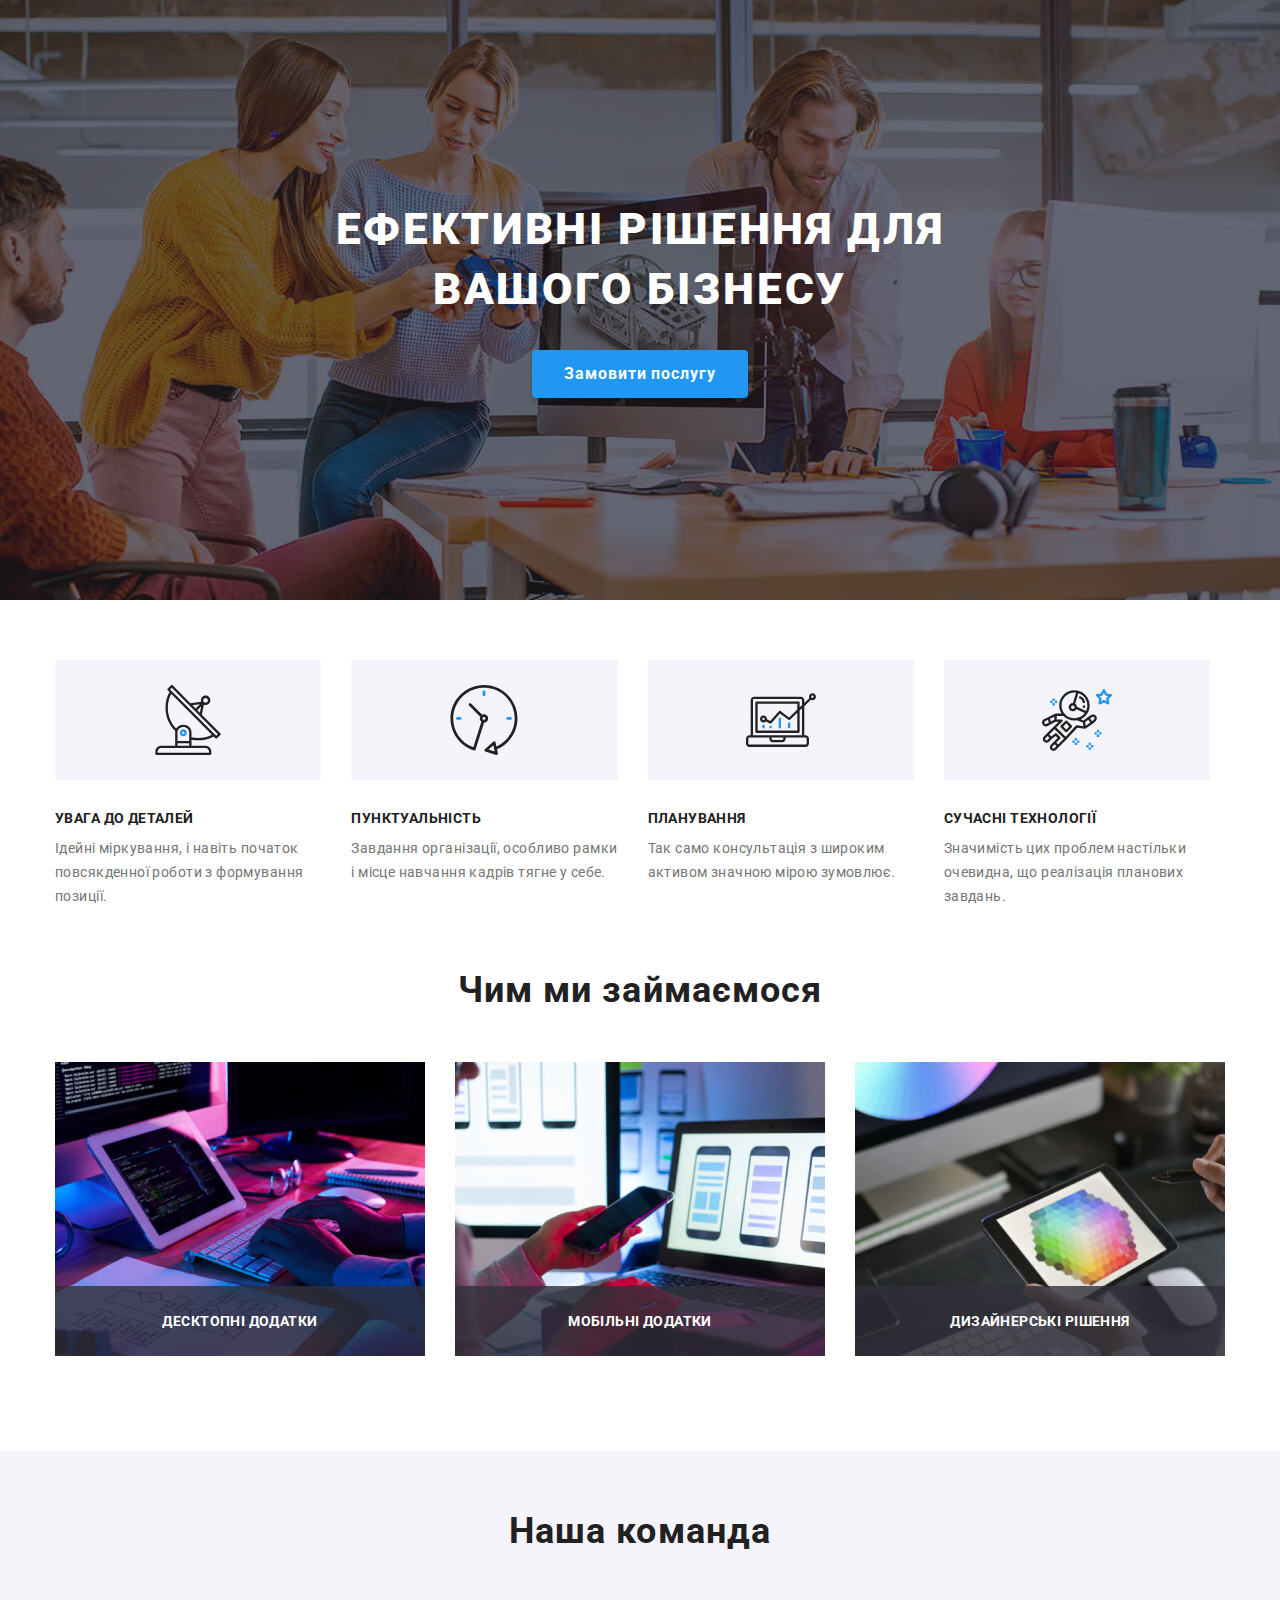
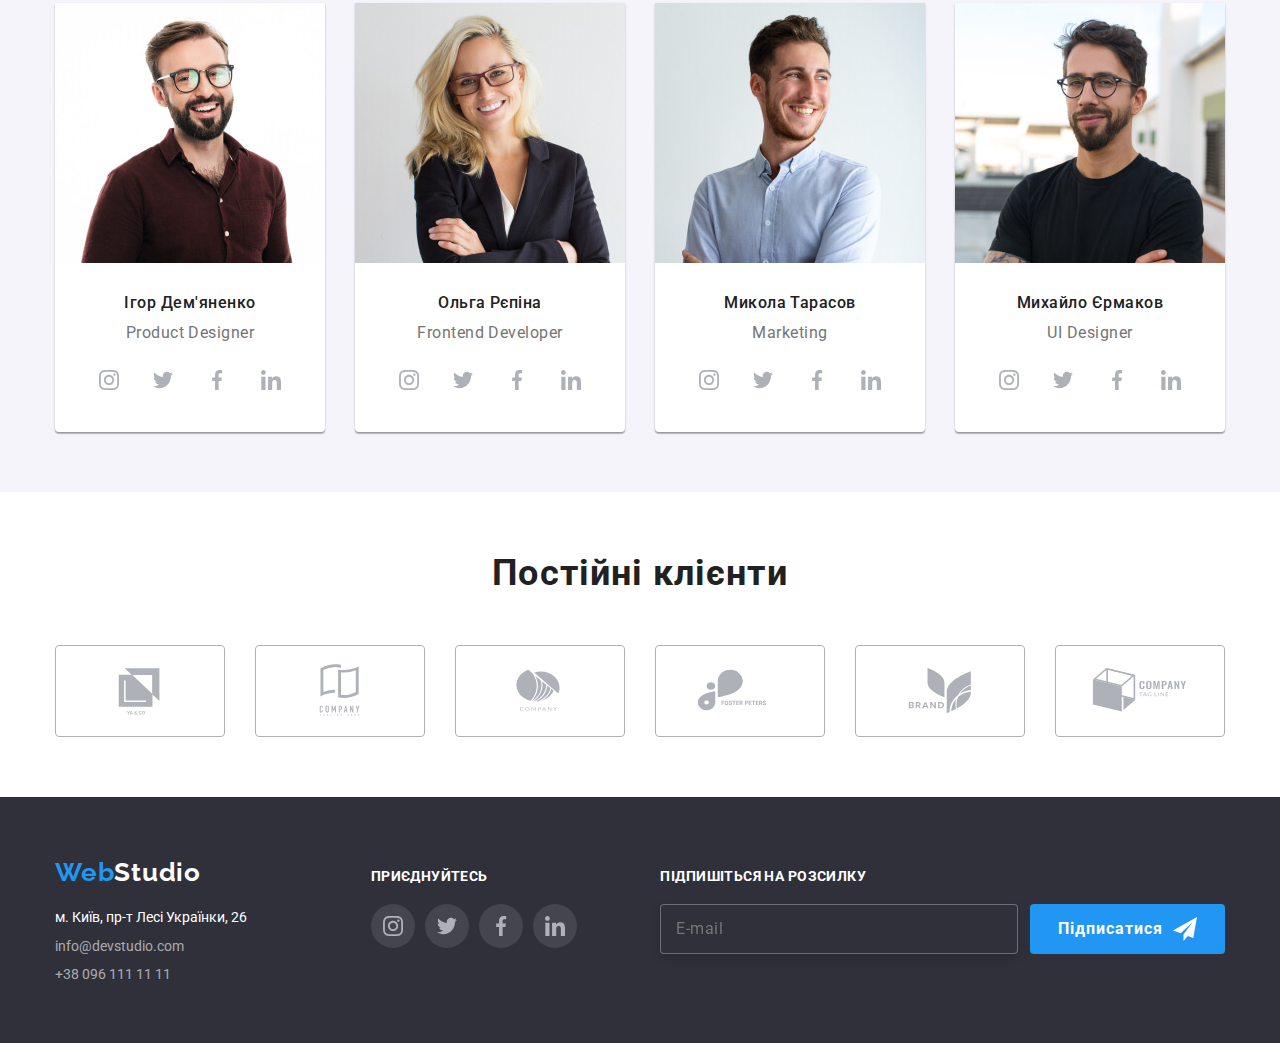
<file: index.html>
<!DOCTYPE html>
<html lang="en">

<head>
    <meta charset="UTF-8">
    <meta http-equiv="X-UA-Compatible" content="IE=edge">
    <meta name="viewport" content="width=device-width, initial-scale=1.0">
    <title>WebStudio</title>
    <link rel="stylesheet" href="./css/main.min.css">
</head>

<body>

    <!-- Mobile - Header  -->


    <!-- <header class="studio-header header">
        <div class="header-container  mobile-menu"> -->
    <!-- <nav class="header__navigation navigation"> -->

    <!-- <a class="header-logo logo" href="./index.html">
                <span class="logo__decor"> Web</span>Studio
            </a>

            <button class="header-btn js-open-menu">
                <svg class="header-svg" width="24" height="16">
                    <use class="menu-btn__menu " href="./images/symbol-defs.svg#icon-header-btn"></use>
                    <use class="menu-btn__close js-close__menu" href="./images/symbol-defs.svg#icon-close-modal"></use>
                </svg>
            </button>
        </div> -->

    <!-- Modal form -->

    <!-- <div class="container">
            <button type="button" data-modal-open> </button>
        </div>
        <section class="section features">
            <div class="container">
            </div>
        </section>

        <div class="backdrop is-hidden" data-modal>
            <div class="modal">
                <button class="modal-close" data-modal-close>
                    <svg class="close-icon" width="11" height="11">
                        <use href="./images/symbol-defs.svg#icon-close-modal"></use>
                    </svg>
                </button>
            </div>
        </div> -->

    <!-- <ul class="menu-list menu site-nav">
                    <li class="menu-list__item"><a class="menu-list__link active__page" href="./index.html"> Студія</a>
                    </li>
                    <li class="menu-list__item"><a class="menu-list__link" href="./portfolio.html">
                            Портфоліо</a></li>
                    <li class="menu-list__item"><a class="menu-list__link" href=""> Контакти</a></li>
                </ul>
            </nav>
            <ul class="contacts-list ">
                <li class="contacts-list__item">
                    <a class="contacts-list__link" href="mailto:info@devstudio.com">
                        <svg class="contacts-list__icon" width="16" height="12">
                            <use href="./images/symbol-defs.svg#icon-mail"></use>
                        </svg> info@devstudio.com
                    </a>
                </li>
                <li class="contacts-list__item">
                    <a class="contacts-list__link" href="tel:+380961111111">
                        <svg class="contacts-list__icon" width="10" height="16">
                            <use href="./images/symbol-defs.svg#icon-smartphone"></use>
                        </svg>+38 096 111 11 11
                    </a>
                </li>
            </ul> 
         </div> 
    </header>-->


    <!-- Header 
    <header class="studio-header header">
        <div class="header-container container">
            <nav class="header__navigation navigation">
                <a class="header-logo logo" href="./index.html">
                    <span class="logo__decor"> Web</span>Studio
                </a>

                <ul class="menu-list menu site-nav">
                    <li class="menu-list__item"><a class="menu-list__link active__page" href="./index.html"> Студія</a>
                    </li>
                    <li class="menu-list__item"><a class="menu-list__link" href="./portfolio.html">
                            Портфоліо</a></li>
                    <li class="menu-list__item"><a class="menu-list__link" href=""> Контакти</a></li>
                </ul>
            </nav>
            <ul class="contacts-list ">
                <li class="contacts-list__item">
                    <a class="contacts-list__link" href="mailto:info@devstudio.com">
                        <svg class="contacts-list__icon" width="16" height="12">
                            <use href="./images/symbol-defs.svg#icon-mail"></use>
                        </svg> info@devstudio.com
                    </a>
                </li>
                <li class="contacts-list__item">
                    <a class="contacts-list__link" href="tel:+380961111111">
                        <svg class="contacts-list__icon" width="10" height="16">
                            <use href="./images/symbol-defs.svg#icon-smartphone"></use>
                        </svg>+38 096 111 11 11
                    </a>
                </li>
            </ul>
        </div>
    </header> -->


    <!-- Main -->
    <main>

        <!-- Hero -->
        <section class="hero-section hero">
            <div class="container hero__box">
                <div class="hero__wrapp">
                    <h1 class="hero-title">Ефективні рішення для вашого бізнесу</h1>
                    <button type="button" class="hero__button modal-button button" data-modal-open>Замовити
                        послугу</button>
                </div>
            </div>
        </section>


        <!-- Our advantages -->
        <section class="section advantages">
            <div class="container">
                <h2 class="section__title advantages__title hide-title">Наші переваги:</h2>
                <ul class="advantages-list">
                    <li class="advantages-list__item">
                        <div class="advantages-icon__box">
                            <svg width="70" height="70">
                                <use href="./images/symbol-defs.svg#icon-antena"></use>
                            </svg>
                        </div>
                        <div class="advantages-list__info">
                            <h3 class="advantages-list__title">УВАГА ДО ДЕТАЛЕЙ</h3>
                            <p class="advantages-list__text">Ідейні міркування, і навіть початок повсякденної роботи з
                                формування
                                позиції.</p>
                        </div>
                    </li>
                    <li class="advantages-list__item">
                        <div class="advantages-icon__box">
                            <svg width="70" height="70">
                                <use href="./images/symbol-defs.svg#icon-clock"></use>
                            </svg>
                        </div>
                        <div class="advantages-list__info">
                            <h3 class="advantages-list__title">ПУНКТУАЛЬНІСТЬ</h3>
                            <p class="advantages-list__text">Завдання організації, особливо рамки і місце навчання
                                кадрів
                                тягне у
                                себе.</p>
                        </div>
                    </li>
                    <li class="advantages-list__item">
                        <div class="advantages-icon__box">
                            <svg width="70" height="70">
                                <use href="./images/symbol-defs.svg#icon-diagram"></use>
                            </svg>
                        </div>
                        <div class="advantages-list__info">
                            <h3 class="advantages-list__title">ПЛАНУВАННЯ</h3>
                            <p class="advantages-list__text">Так само консультація з широким активом значною мірою
                                зумовлює.</p>
                        </div>
                    </li>
                    <li class="advantages-list__item">
                        <div class="advantages-icon__box">
                            <svg width="70" height="70">
                                <use href="./images/symbol-defs.svg#icon-astronaut"></use>
                            </svg>
                        </div>
                        <div class="advantages-list__info">
                            <h3 class="advantages-list__title">СУЧАСНІ ТЕХНОЛОГІЇ</h3>
                            <p class="advantages-list__text">Значимість цих проблем настільки очевидна, що реалізація
                                планових
                                завдань.</p>
                        </div>
                    </li>
                </ul>
            </div>
        </section>

        <!-- So what we do? -->
        <section class="solution section">
            <div class="container">
                <h2 class="solution__title section__title">Чим ми займаємося</h2>
                <ul class="solution-list">
                    <li class="solution-list__item">
                        <div class="solution-list__box">
                            <picture>
                                <source srcset="./images/solution1_1x_desktop.jpg 1x, ./images/solution1_2x_desktop.jpg 2x"
                                    media="(min-width: 1200px)"/>
                              
                                <img class="solution-list__img" src="./solution1_1x_desktop.jpg" alt="Creating">
                            </picture>
                            
                            <div class="solution-list__overlay-wrap">
                                <p class="solution-list__overlay-text secondary-title">Десктопні додатки</p>
                            </div>
                        </div>
                    </li>
                    <li class="solution-list__item">
                        <div class="solution-list__box">
                            <picture>
                                <source srcset="./images/solution2_1x_desktop.jpg 1x, ./images/solution2_2x_desktop.jpg 2x"
                                    media="(min-width: 1200px)"/>
                              
                                <img class="solution-list__img" src="./solution2_1x_desktop.jpg" alt="Creating">
                            </picture>
                            <div class="solution-list__overlay-wrap">
                                <p class="solution-list__overlay-text secondary-title">Мобільні додатки</p>
                            </div>
                        </div>
                    </li>
                    <li class="solution-list__item">
                        <div class="solution-list__box">
                            <picture>
                                <source srcset="./images/solution3_1x_desktop.jpg 1x, ./images/solution3_2x_desktop.jpg 2x"
                                    media="(min-width: 1200px)"/>
                              
                                <img class="solution-list__img" src="./solution3_1x_desktop.jpg" alt="Creating">
                            </picture>
                            <div class="solution-list__overlay-wrap">
                                <p class="solution-list__overlay-text secondary-title">Дизайнерські рішення</p>
                            </div>
                        </div>
                    </li>
                </ul>
            </div>
        </section>

        <!-- Our team  -->
        <section class="team section">
            <div class="container">
                <h2 class="section__title">Наша команда</h2>
                <ul class="team-list">
                    <li class="team-list__item">
                        <picture>
                            <source srcset="./images/worker1_1x_desktop.jpg 1x, ./images/worker1_2x_desktop.jpg 2x"
                                media="(min-width: 1200px)"/>
                            <source srcset="./images/worker1_1x_tablet.jpg 1x, ./images/worker1_2x_tablet.jpg 2x"
                                media="(min-width: 768px)"/>
                                <source srcset="./images/worker1_1x_mob.jpg 1x, ./images/worker1_2x_mob.jpg 2x" 
                                media="(max-width: 767px)"/>
                            <img src="./images/img1.jpg" alt="Worker 1" >
                        </picture>
                        <div class="team-list__info">
                            <h3 class="team-list__name">Ігор Дем'яненко</h3>
                            <p class="team-list__position">Product Designer</p>
                            <ul class="social-list">
                                <li class="social-list__item">
                                    <a class="social-list__link" href="#">
                                        <svg width="20" height="20">
                                            <use href="./images/symbol-defs.svg#icon-instagram"></use>
                                        </svg>
                                    </a>
                                </li>
                                <li class="social-list__item">
                                    <a class="social-list__link" href="#">
                                        <svg width="20" height="20">
                                            <use href="./images/symbol-defs.svg#icon-twitter"></use>
                                        </svg>
                                    </a>
                                </li>
                                <li class="social-list__item">
                                    <a class="social-list__link" href="#">
                                        <svg width="20" height="20">
                                            <use href="./images/symbol-defs.svg#icon-facebook"></use>
                                        </svg>
                                    </a>
                                </li>
                                <li class="social-list__item">
                                    <a class="social-list__link" href="#">
                                        <svg width="20" height="20">
                                            <use href="./images/symbol-defs.svg#icon-linkedin"></use>
                                        </svg>
                                    </a>
                                </li>
                            </ul>
                        </div>
                    </li>

                    <li class="team-list__item">
                        <picture>
                            <source srcset="./images/worker2_1x_desktop.jpg 1x, ./images/worker2_2x_desktop.jpg 2x"
                                media="(min-width: 1200px)"/>
                            <source srcset="./images/worker2_1x_tablet.jpg 1x, ./images/worker2_2x_tablet.jpg 2x"
                                media="(min-width: 768px)"/>
                                <source srcset="./images/worker2_1x_mob.jpg 1x, ./images/worker2_2x_mob.jpg 2x" 
                                media="(max-width: 767px)"/>
                            <img src="./images/img2.jpg" alt="Worker 2" >
                        </picture>
                        <div class="team-list__info">
                            <h3 class="team-list__name">Ольга Рєпіна</h3>
                            <p class="team-list__position">Frontend Developer</p>
                            <ul class="social-list">
                                <li class="social-list__item">
                                    <a class="social-list__link" href="#">
                                        <svg width="20" height="20">
                                            <use href="./images/symbol-defs.svg#icon-instagram"></use>
                                        </svg>
                                    </a>
                                </li>
                                <li class="social-list__item">
                                    <a class="social-list__link" href="#">
                                        <svg width="20" height="20">
                                            <use href="./images/symbol-defs.svg#icon-twitter"></use>
                                        </svg>
                                    </a>
                                </li>
                                <li class="social-list__item">
                                    <a class="social-list__link" href="#">
                                        <svg width="20" height="20">
                                            <use href="./images/symbol-defs.svg#icon-facebook"></use>
                                        </svg>
                                    </a>
                                </li>
                                <li class="social-list__item">
                                    <a class="social-list__link" href="#">
                                        <svg width="20" height="20">
                                            <use href="./images/symbol-defs.svg#icon-linkedin"></use>
                                        </svg>
                                    </a>
                                </li>
                            </ul>
                        </div>
                    </li>

                    <li class="team-list__item">
                        <picture>
                            <source srcset="./images/worker3_1x_desktop.jpg 1x, ./images/worker3_2x_desktop.jpg 2x"
                                media="(min-width: 1200px)"/>
                            <source srcset="./images/worker3_1x_tablet.jpg 1x, ./images/worker3_2x_tablet.jpg 2x"
                                media="(min-width: 768px)"/>
                                <source srcset="./images/worker3_1x_mob.jpg 1x, ./images/worker3_2x_mob.jpg 2x" 
                                media="(max-width: 767px)"/>
                            <img src="./images/img3.jpg" alt="Worker 3" >
                        </picture>
                        <div class="team-list__info">
                            <h3 class="team-list__name">Микола Тарасов</h3>
                            <p class="team-list__position">Marketing</p>
                            <ul class="social-list">
                                <li class="social-list__item">
                                    <a class="social-list__link" href="#">
                                        <svg width="20" height="20">
                                            <use href="./images/symbol-defs.svg#icon-instagram"></use>
                                        </svg>
                                    </a>
                                </li>
                                <li class="social-list__item">
                                    <a class="social-list__link" href="#">
                                        <svg width="20" height="20">
                                            <use href="./images/symbol-defs.svg#icon-twitter"></use>
                                        </svg>
                                    </a>
                                </li>
                                <li class="social-list__item">
                                    <a class="social-list__link" href="#">
                                        <svg width="20" height="20">
                                            <use href="./images/symbol-defs.svg#icon-facebook"></use>
                                        </svg>
                                    </a>
                                </li>
                                <li class="social-list__item">
                                    <a class="social-list__link" href="#">
                                        <svg width="20" height="20">
                                            <use href="./images/symbol-defs.svg#icon-linkedin"></use>
                                        </svg>
                                    </a>
                                </li>
                            </ul>
                        </div>
                    </li>


                    <li class="team-list__item">
                        <picture>
                            <source srcset="./images/worker4_1x_desktop.jpg 1x, ./images/worker4_2x_desktop.jpg 2x"
                                media="(min-width: 1200px)"/>
                            <source srcset="./images/worker4_1x_tablet.jpg 1x, ./images/worker4_2x_tablet.jpg 2x"
                                media="(min-width: 768px)"/>
                                <source srcset="./images/worker4_1x_mob.jpg 1x, ./images/worker4_2x_mob.jpg 2x" 
                                media="(max-width: 767px)"/>
                            <img src="./images/img4.jpg" alt="Worker 4" >
                        </picture>

                        <div class="team-list__info">
                            <h3 class="team-list__name">Михайло Єрмаков</h3>
                            <p class="team-list__position">UI Designer</p>
                            <ul class="social-list">
                                <li class="social-list__item">
                                    <a class="social-list__link" href="#">
                                        <svg width="20" height="20">
                                            <use href="./images/symbol-defs.svg#icon-instagram"></use>
                                        </svg>
                                    </a>
                                </li>
                                <li class="social-list__item">
                                    <a class="social-list__link" href="#">
                                        <svg width="20" height="20">
                                            <use href="./images/symbol-defs.svg#icon-twitter"></use>
                                        </svg>
                                    </a>
                                </li>
                                <li class="social-list__item">
                                    <a class="social-list__link" href="#">
                                        <svg width="20" height="20">
                                            <use href="./images/symbol-defs.svg#icon-facebook"></use>
                                        </svg>
                                    </a>
                                </li>
                                <li class="social-list__item">
                                    <a class="social-list__link" href="#">
                                        <svg width="20" height="20">
                                            <use href="./images/symbol-defs.svg#icon-linkedin"></use>
                                        </svg>
                                    </a>
                                </li>
                            </ul>
                        </div>
                    </li>
                </ul>
            </div>
        </section>

        <!-- Our clients -->
        <section class="clients section">
            <div class="container">
                <h2 class="section__title">Постійні клієнти</h2>
                <ul class="clients-list">
                    <li class="clients-list__item">
                        <a class="clients-list__link" href="#"><svg class="clients-icon" width="106" height="60">
                                <use href="./images/symbol-defs.svg#icon-logo"></use>
                            </svg>
                        </a>
                    </li>
                    <li class="clients-list__item">
                        <a class="clients-list__link" href="#"><svg class="clients-icon" width="106" height="60">
                                <use href="./images/symbol-defs.svg#icon-logo-comp"></use>
                            </svg>
                        </a>
                    </li>
                    <li class="clients-list__item">
                        <a class="clients-list__link" href="#"><svg class="clients-icon" width="106" height="60">
                                <use href="./images/symbol-defs.svg#icon-logo-company"></use>
                            </svg>
                        </a>
                    </li>
                    <li class="clients-list__item">
                        <a class="clients-list__link" href="#"><svg class="clients-icon" width="106" height="60">
                                <use href="./images/symbol-defs.svg#icon-logo-foster"></use>
                            </svg>
                        </a>
                    </li>
                    <li class="clients-list__item">
                        <a class="clients-list__link" href="#"><svg class="clients-icon" width="106" height="60">
                                <use href="./images/symbol-defs.svg#icon-logo-brand"></use>
                            </svg>
                        </a>
                    </li>
                    <li class="clients-list__item">
                        <a class="clients-list__link" href="#"><svg class="clients-icon" width="106" height="60">
                                <use href="./images/symbol-defs.svg#icon-logo-tag"></use>
                            </svg>
                        </a>
                    </li>
                </ul>
            </div>
        </section>
    </main>

    <!-- Footer -->
    <footer class="footer">
        <div class=" section container">
            <div class="sections-wrapp">
                <div class="footer-contacts__wrap footer__block">
                    <a class="footer-logo logo" href="./index.html">
                        <span class="logo__decor"> Web</span>Studio
                    </a>
                    <address>
                        <ul class="footer-contacts">
                            <li class="footer-contacts__item">
                                <a class="footer-contacts__link footer-contacts__link-adress"
                                    href="https://www.google.com/maps/place/%D0%B1%D1%83%D0%BB%D1%8C%D0%B2%D0%B0%D1%80+%D0%9B%D0%B5%D1%81%
                D1%96+%D0%A3%D0%BA%D1%80%D0%B0%D1%97%D0%BD%D0%BA%D0%B8,+26,+%D0%9A%D0%B8%D1%97%D0%B2,+02000/@50.4265807,30.
                5383858,17z/data=!3m1!4b1!4m5!3m4!1s0x40d4cf0e033ecbe9:0x57a4dffefec77da0!8m2!3d50.4265807!4d30.5383858" target="_blank" rel="noopener noreferrer">
                                    м. Київ, пр-т Лесі Українки, 26</a>
                            </li>

                            <li class="footer-contacts__item">
                                <a class="footer-contacts__link" href="mailto:info@devstudio.com">info@devstudio.com</a>
                            </li>

                            <li class="footer-contacts__item">
                                <a class="footer-contacts__link" href="tel:+380961111111">+38 096 111 11 11</a>
                            </li>
                        </ul>
                    </address>
                </div>
                <div class="footer-social footer__block">
                    <h3 class="social-title secondary-title">Приєднуйтесь</h3>
                    <ul class="social-list social-list ">
                        <li class="social-list__item">
                            <a class="social-list__link  footer-social-list__link" href="#">
                                <svg width="20" height="20">
                                    <use href="./images/symbol-defs.svg#icon-instagram"></use>
                                </svg>
                            </a>
                        </li>
                        <li class="social-list__item">
                            <a class="social-list__link  footer-social-list__link" href="#">
                                <svg width="20" height="20">
                                    <use href="./images/symbol-defs.svg#icon-twitter"></use>
                                </svg>
                            </a>
                        </li>
                        <li class="social-list__item">
                            <a class="social-list__link  footer-social-list__link" href="#">
                                <svg width="20" height="20">
                                    <use href="./images/symbol-defs.svg#icon-facebook"></use>
                                </svg>
                            </a>
                        </li>
                        <li class="social-list__item">
                            <a class="social-list__link footer-social-list__link" href="#">
                                <svg width="20" height="20">
                                    <use href="./images/symbol-defs.svg#icon-linkedin"></use>
                                </svg>
                            </a>
                        </li>
                    </ul>
                </div>
                <div class="footer-subscribe footer__block">
                    <h3 class="subscribe-title secondary-title">Підпишіться на розсилку</h3>
                    <form class="subscribe-form">
                        <input class="subscribe-input " type="email" name="email" placeholder="E-mail" required>
                        <button class="subscribe-button button " type="submit">
                            <span> Підписатися</span>
                            <svg class="subscribe-icon" width="24" height="24">
                                <use href="./images/symbol-defs.svg#icon-subscribe"></use>
                            </svg>
                        </button>
                    </form>
                </div>
            </div>
        </div>
    </footer>

    <!-- Modal form -->

    <!-- <div class="backdrop is-hidden" data-modal>
        <div class="modal">
            <button class="modal-close" data-modal-close>
                <svg class="close-icon" width="11" height="11">
                    <use href="./images/symbol-defs.svg#icon-close-modal"></use>
                </svg>
            </button> -->


    <!-- Form  -->

    <!-- <form class="form">
                <p class="form-title"> Залиште свої дані, ми вам передзвонимо</p>
                <label class="label" for="form-name">
                    <span class="label-text"> І'мя </span>
                </label>
                <div class="field">
                    <input class="field-input input" type="text" name="name" required id="form-name">
                    <svg class="field-icon" width="12" height="12">
                        <use href="./images/symbol-defs.svg#icon-form-name"></use>
                    </svg>
                </div>

                <label class="label" for="form-tel">
                    <span class="label-text"> Телефон </span>
                </label>
                <div class="field">
                    <input class="field-input input" type="tel" name="tel" required id="form-tel">
                    <svg class="field-icon" width="13" height="13">
                        <use href="./images/symbol-defs.svg#icon-form-tel"></use>
                    </svg>
                </div>

                <label class="label" for="form-mail">
                    <span class="label-text">Пошта</span>
                </label>
                <div class="field">
                    <input class="field-input input" type="email" name="mail" required id="form-mail">
                    <svg class="field-icon" width="15" height="12">
                        <use href="./images/symbol-defs.svg#icon-form-mail"></use>
                    </svg>
                </div>

                <label class="label" for="form-comment">
                    <span class="label-text">Коментар</span>
                </label>
                <textarea class="input-comment input" id="form-comment" name="input-comment"
                    placeholder="Введіть текст"></textarea>


                <label class="privacy">
                    <input class="privacy-input is-hidden" type="checkbox">
                    <span class="privacy-wrapp">
                        <svg class="privacy-icon" width="16" height="15">
                            <use href="./images/symbol-defs.svg#icon-form-checkbox-checked"></use>
                        </svg>
                    </span>
                    <span class="privacy-text">
                        Погоджуюся з розсилкою та приймаю
                        <a class="privacy-link" href="#">Умови договору</a>
                    </span>
                </label>


                <button type="submit" class="form-button button"> Відправити </button>
            </form>

        </div>
    </div> -->
    <script src="./js/modal.js"></script>
    <script src="./js/mobile-menu.js"></script>

</body>

</html>
</file>
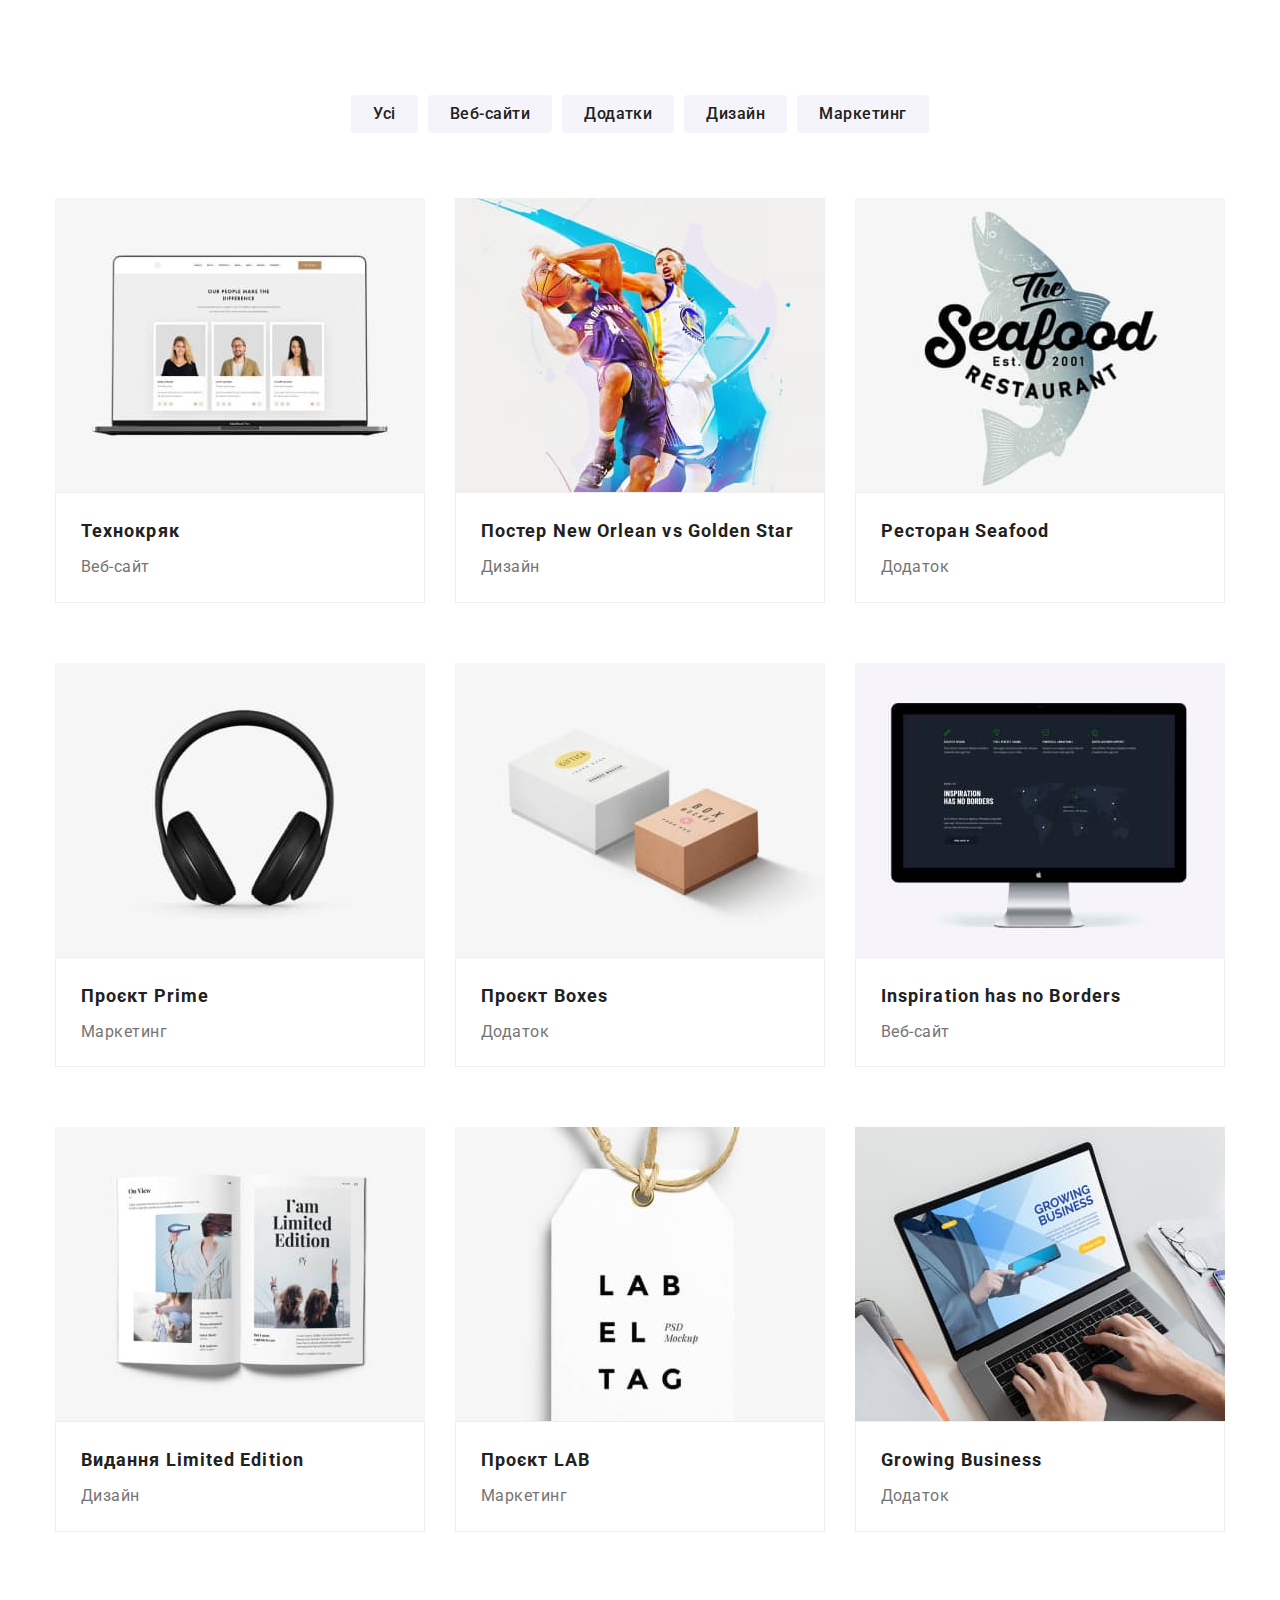
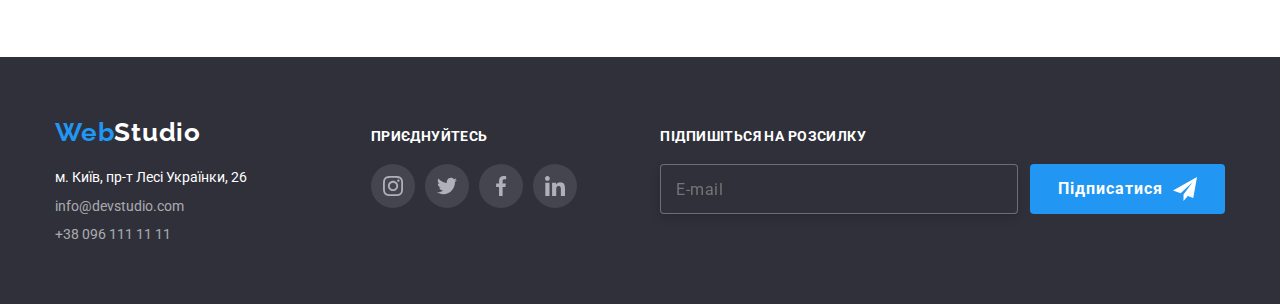
<file: portfolio.html>
<!DOCTYPE html>
<html lang="en">

<head>
    <meta charset="UTF-8">
    <meta http-equiv="X-UA-Compatible" content="IE=edge">
    <meta name="viewport" content="width=device-width, initial-scale=1.0">
    <title>WebStudio</title>
    <link rel="stylesheet" href="./css/main.min.css">
</head>

<body>
    <!-- Header  -->
    <!-- <header class="portfolio-header header">
        <div class="header-container container">
            <nav class="header__navigation navigation">
                <a class="header-logo logo" href="./index.html">
                    <span class="logo__decor"> Web</span>Studio
                </a>

                <ul class="menu-list menu site-nav">
                    <li class="menu-list__item"><a class="menu-list__link" href="./index.html"> Студія</a></li>
                    <li class="menu-list__item"><a class="menu-list__link active__page" href="./portfolio.html">
                            Портфоліо</a></li>
                    <li class="menu-list__item"><a class="menu-list__link" href=""> Контакти</a></li>
                </ul>
            </nav>
            <ul class="contacts-list ">
                <li class="contacts-list__item">
                    <a class="contacts-list__link" href="mailto:info@devstudio.com">
                        <svg class="contacts-list__icon" width="16" height="12">
                            <use href="./images/symbol-defs.svg#icon-mail"></use>
                        </svg> info@devstudio.com</a>
                </li>
                <li class="contacts-list__item">
                    <a class="contacts-list__link" href="tel:+380961111111">
                        <svg class="contacts-list__icon" width="10" height="16">
                            <use href="./images/symbol-defs.svg#icon-smartphone"></use>
                        </svg>+38 096 111 11 11</a>
                </li>
            </ul>
        </div>
    </header> -->

    <!-- Main -->
    <main>
        <section class="examples-section">
            <div class="examples-container container ">
                <h1 class="hide-title"> Наші роботи:</h1>
                <div class="button-list-container">
                    <ul class="button-list">
                        <li class="button-list__item">
                            <button class="button-list__button" type="button">Усі </button>
                        </li>
                        <li class="button-list__item">
                            <button class="button-list__button" type="button">Веб-сайти</button>
                        </li>
                        <li class="button-list__item">
                            <button class="button-list__button" type="button">Додатки</button>
                        </li>
                        <li class="button-list__item">
                            <button class="button-list__button" type="button">Дизайн</button>
                        </li>
                        <li class="button-list__item">
                            <button class="button-list__button" type="button">Маркетинг</button>
                        </li>
                    </ul>
                </div>
                <ul class="examples-list works-list ">
                    <li class="example-list__item">
                        <a class="example-list__link" href="#">
                            <div>
                                <div class="img-overlay">
                                    <img class="example-img" src="./images/work1.jpg" alt="Created web-site Tehnokriak"
                                        width="370" height="300">
                                    <div class="overlay-wrapp">
                                        <p>Ресурс пропонує комплексні пропозиції з різним рівнем функціоналу та
                                            сервісів. Все це дозволить відвідувачу отримати вичерпні відомості про
                                            компанію чи приватну особу.</p>
                                    </div>
                                </div>

                                <div class="example-info">
                                    <h2 class="example-info__name">Технокряк</h2>
                                    <p class="example-info__type">Веб-сайт</p>
                                </div>
                            </div>
                        </a>
                    </li>

                    <li class="example-list__item">
                        <a class="example-list__link" href="#">
                            <div>
                                <div class="img-overlay">
                                    <img class="example-img" src="./images/work2.jpg"
                                        alt='Designed poster "New Orlean vs Golden Star" ' width="370" height="300">
                                    <div class="overlay-wrapp">
                                        <p>Ресурс пропонує комплексні пропозиції з різним рівнем функціоналу та
                                            сервісів. Все це дозволить відвідувачу отримати вичерпні відомості про
                                            компанію чи приватну особу.</p>
                                    </div>
                                </div>
                                <div class="example-info">
                                    <h2 class="example-info__name">Постер New Orlean vs Golden Star</h2>
                                    <p class="example-info__type">Дизайн</p>
                                </div>
                            </div>
                        </a>
                    </li>

                    <li class="example-list__item">
                        <a class="example-list__link" href="#">
                            <div>
                                <div class="img-overlay">
                                    <img class="example-img" src="./images/work3.jpg" alt="Worker 3" width="370"
                                        height="300">
                                    <div class="overlay-wrapp">
                                        <p>Ресурс пропонує комплексні пропозиції з різним рівнем функціоналу та
                                            сервісів. Все це дозволить відвідувачу отримати вичерпні відомості про
                                            компанію чи приватну особу.</p>
                                    </div>
                                </div>
                                <div class="example-info">
                                    <h2 class="example-info__name">Ресторан Seafood</h2>
                                    <p class="example-info__type">Додаток</p>
                                </div>
                            </div>
                        </a>
                    </li>

                    <li class="example-list__item">
                        <a class="example-list__link" href="#">
                            <div>
                                <div class="img-overlay">
                                    <img class="example-img" src="./images/work4.jpg" alt="Worker 4" width="370"
                                        height="300">
                                    <div class="overlay-wrapp">
                                        <p>Ресурс пропонує комплексні пропозиції з різним рівнем функціоналу та
                                            сервісів. Все це дозволить відвідувачу отримати вичерпні відомості про
                                            компанію чи приватну особу.</p>
                                    </div>
                                </div>
                                <div class="example-info">
                                    <h2 class="example-info__name">Проєкт Prime</h2>
                                    <p class="example-info__type">Маркетинг</p>
                                </div>
                            </div>
                        </a>
                    </li>

                    <li class="example-list__item">
                        <a class="example-list__link" href="#">
                            <div>
                                <div class="img-overlay">
                                    <img class="example-img" src="./images/work5.jpg" alt="Worker 1" width="370"
                                        height="300">
                                    <div class="overlay-wrapp">
                                        <p>Ресурс пропонує комплексні пропозиції з різним рівнем функціоналу та
                                            сервісів. Все це дозволить відвідувачу отримати вичерпні відомості про
                                            компанію чи приватну особу.</p>
                                    </div>
                                </div>
                                <div class="example-info">
                                    <h2 class="example-info__name">Проєкт Boxes</h2>
                                    <p class="example-info__type">Додаток</p>
                                </div>
                            </div>
                        </a>
                    </li>

                    <li class="example-list__item">
                        <a class="example-list__link" href="#">
                            <div>
                                <div class="img-overlay">
                                    <img class="example-img" src="./images/work6.jpg" alt="Worker 2" width="370"
                                        height="300">
                                    <div class="overlay-wrapp">
                                        <p>Ресурс пропонує комплексні пропозиції з різним рівнем функціоналу та
                                            сервісів. Все це дозволить відвідувачу отримати вичерпні відомості про
                                            компанію чи приватну особу.</p>
                                    </div>
                                </div>
                                <div class="example-info">
                                    <h2 class="example-info__name">Inspiration has no Borders</h2>
                                    <p class="example-info__type">Веб-сайт</p>
                                </div>
                            </div>
                        </a>
                    </li>

                    <li class="example-list__item">
                        <a class="example-list__link" href="#">
                            <div>
                                <div class="img-overlay">
                                    <img class="example-img" src="./images/work7.jpg" alt="Worker 3" width="370"
                                        height="300">
                                    <div class="overlay-wrapp">
                                        <p>Ресурс пропонує комплексні пропозиції з різним рівнем функціоналу та
                                            сервісів. Все це дозволить відвідувачу отримати вичерпні відомості про
                                            компанію чи приватну особу.</p>
                                    </div>
                                </div>
                                <div class="example-info">
                                    <h2 class="example-info__name">Видання Limited Edition</h2>
                                    <p class="example-info__type">Дизайн</p>
                                </div>
                            </div>
                        </a>
                    </li>

                    <li class="example-list__item">
                        <a class="example-list__link" href="#">
                            <div>
                                <div class="img-overlay">
                                    <img class="example-img" src="./images/work8.jpg" alt="Worker 4" width="370"
                                        height="300">
                                    <div class="overlay-wrapp">
                                        <p>Ресурс пропонує комплексні пропозиції з різним рівнем функціоналу та
                                            сервісів. Все це дозволить відвідувачу отримати вичерпні відомості про
                                            компанію чи приватну особу.</p>
                                    </div>
                                </div>
                                <div class="example-info">
                                    <h2 class="example-info__name">Проєкт LAB</h2>
                                    <p class="example-info__type">Маркетинг</p>
                                </div>
                            </div>
                        </a>
                    </li>

                    <li class="example-list__item">
                        <a class="example-list__link" href="#">
                            <div>
                                <div class="img-overlay">
                                    <img class="example-img" src="./images/work9.jpg" alt="Worker 4" width="370"
                                        height="300">
                                    <div class="overlay-wrapp">
                                        <p>Ресурс пропонує комплексні пропозиції з різним рівнем функціоналу та
                                            сервісів. Все це дозволить відвідувачу отримати вичерпні відомості про
                                            компанію чи приватну особу.</p>
                                    </div>
                                </div>
                                <div class="example-info">
                                    <h2 class="example-info__name">Growing Business</h2>
                                    <p class="example-info__type">Додаток</p>
                                </div>
                            </div>
                        </a>
                    </li>
                </ul>
            </div>
        </section>
    </main>

    <!-- Footer -->
    <footer class="footer">
        <div class="section container">
            <div class="sections-wrapp">
                <div class="footer-contacts__wrap">
                    <a class="footer-logo logo" href="./index.html">
                        <span class="logo__decor"> Web</span>Studio
                    </a>
                    <address>
                        <ul class="footer-contacts">
                            <li class="footer-contacts__item">
                                <a class="footer-contacts__link footer-contacts__link-adress"
                                    href="https://www.google.com/maps/place/%D0%B1%D1%83%D0%BB%D1%8C%D0%B2%D0%B0%D1%80+%D0%9B%D0%B5%D1%81%
                D1%96+%D0%A3%D0%BA%D1%80%D0%B0%D1%97%D0%BD%D0%BA%D0%B8,+26,+%D0%9A%D0%B8%D1%97%D0%B2,+02000/@50.4265807,30.
                5383858,17z/data=!3m1!4b1!4m5!3m4!1s0x40d4cf0e033ecbe9:0x57a4dffefec77da0!8m2!3d50.4265807!4d30.5383858" target="_blank" rel="noopener noreferrer">
                                    м. Київ, пр-т Лесі Українки, 26</a>
                            </li>

                            <li class="footer-contacts__item">
                                <a class="footer-contacts__link" href="mailto:info@devstudio.com">info@devstudio.com</a>
                            </li>

                            <li class="footer-contacts__item">
                                <a class="footer-contacts__link" href="tel:+380961111111">+38 096 111 11 11</a>
                            </li>
                        </ul>
                    </address>
                </div>
                <div class="footer-social">
                    <h3 class="social-title secondary-title">Приєднуйтесь</h3>
                    <ul class="social-list social-list ">
                        <li class="social-list__item">
                            <a class="social-list__link  footer-social-list__link" href="#">
                                <svg width="20" height="20">
                                    <use href="./images/symbol-defs.svg#icon-instagram"></use>
                                </svg>
                            </a>
                        </li>
                        <li class="social-list__item">
                            <a class="social-list__link  footer-social-list__link" href="#">
                                <svg width="20" height="20">
                                    <use href="./images/symbol-defs.svg#icon-twitter"></use>
                                </svg>
                            </a>
                        </li>
                        <li class="social-list__item">
                            <a class="social-list__link  footer-social-list__link" href="#">
                                <svg width="20" height="20">
                                    <use href="./images/symbol-defs.svg#icon-facebook"></use>
                                </svg>
                            </a>
                        </li>
                        <li class="social-list__item">
                            <a class="social-list__link footer-social-list__link" href="#">
                                <svg width="20" height="20">
                                    <use href="./images/symbol-defs.svg#icon-linkedin"></use>
                                </svg>
                            </a>
                        </li>
                    </ul>
                </div>


                <div class="footer-subscribe">
                    <h3 class="subscribe-title secondary-title">Підпишіться на розсилку</h3>
                    <form class="subscribe-form">
                        <input class="subscribe-input " type="email" name="email" placeholder="E-mail" required>
                        <button class="subscribe-button button " type="submit">
                            <span> Підписатися</span>
                            <svg class="subscribe-icon" width="24" height="24">
                                <use href="./images/symbol-defs.svg#icon-subscribe"></use>
                            </svg>
                        </button>
                    </form>
                </div>
            </div>
        </div>
    </footer>

</body>

</html>
</file>
<file: css/main.min.css>
@import"https://fonts.googleapis.com/css2?family=Raleway:wght@700&family=Roboto:wght@400;500;700;900&display=swap";/*! modern-normalize v1.1.0 | MIT License | https://github.com/sindresorhus/modern-normalize */*,::after,::before{box-sizing:border-box}html{-moz-tab-size:4;-o-tab-size:4;tab-size:4}html{line-height:1.15;-webkit-text-size-adjust:100%}body{margin:0}body{font-family:system-ui,-apple-system,"Segoe UI",Roboto,Helvetica,Arial,sans-serif,"Apple Color Emoji","Segoe UI Emoji"}hr{height:0;color:inherit}abbr[title]{-webkit-text-decoration:underline dotted;text-decoration:underline dotted}b,strong{font-weight:bolder}code,kbd,pre,samp{font-family:ui-monospace,SFMono-Regular,Consolas,"Liberation Mono",Menlo,monospace;font-size:1em}small{font-size:80%}sub,sup{font-size:75%;line-height:0;position:relative;vertical-align:baseline}sub{bottom:-0.25em}sup{top:-0.5em}table{text-indent:0;border-color:inherit}button,input,optgroup,select,textarea{font-family:inherit;font-size:100%;line-height:1.15;margin:0}button,select{text-transform:none}[type=button],[type=reset],[type=submit],button{-webkit-appearance:button}::-moz-focus-inner{border-style:none;padding:0}:-moz-focusring{outline:1px dotted ButtonText}:-moz-ui-invalid{box-shadow:none}legend{padding:0}progress{vertical-align:baseline}::-webkit-inner-spin-button,::-webkit-outer-spin-button{height:auto}[type=search]{-webkit-appearance:textfield;outline-offset:-2px}::-webkit-search-decoration{-webkit-appearance:none}::-webkit-file-upload-button{-webkit-appearance:button;font:inherit}summary{display:list-item}ul{list-style:none;padding:0;margin:0}button{cursor:pointer}a{text-decoration:none;color:inherit;margin:0}h1,h2,h3,h4,h5,h6{margin:0}p{margin:0}body{font-family:Roboto,sans-serif;font-style:normal;color:var(--primary-text-color)}button{font-family:inherit;padding:0;margin:0;color:#fff;background-color:var(--accent-color);border:none;border-radius:4px}img{display:block;max-width:100%;height:auto}.container{padding:0 15px;margin:0 auto;max-width:480px;width:100%}@media(min-width: 768px){.container{max-width:768px}}@media(min-width: 1200px){.container{max-width:1200px}}address{font-style:normal}.section{padding-top:60px;padding-bottom:60px}@media screen and (min-width: 1200){.section{padding-top:95px;padding-bottom:95px}}.section__title{color:var(--title-text-color);font-weight:700;font-size:36px;line-height:1.2;text-align:center;letter-spacing:.03em;margin-bottom:50px}:root{--primary-text-color: #757575;--title-text-color: #212121;--accent-color: #2196F3;--primary-background-color: #ffffff;--secondary-background-color: #F5F4FA;--background-hero-color: #2F303A;--cubic: cubic-bezier(0.4, 0, 0.2, 1)}.footer-contacts__link:hover,.footer-contacts__link:focus{color:var(--accent-color)}.social-list__link:hover,.social-list__link:focus{background-color:var(--accent-color);fill:var(--primary-background-color)}.header__mobile{height:80px;display:flex}.navigation{display:flex;align-items:center;justify-content:center}.logo{text-decoration:none;display:flex;align-items:center;font-family:"Raleway";font-weight:700;font-size:26px;line-height:1.2;letter-spacing:.03em}.header-logo{color:#000}.logo__decor{color:var(--accent-color)}.footer{background-color:var(--background-hero-color)}@media screen and (min-width: 768px){.sections-wrapp{display:flex;align-items:baseline;justify-content:space-between;flex-wrap:wrap}}@media screen and (min-width: 1200px){.sections-wrapp{justify-content:space-between}}@media screen and (min-width: 768px)and (max-width: 1200px){.footer__block{width:calc((100% - 50px)/2)}}.footer-logo{color:#fff;margin-bottom:20px;justify-content:center}@media screen and (min-width: 1200px){.footer-logo{justify-content:start}}.footer-contacts__wrap{width:232px}@media screen and (min-width: 768px)and (max-width: 1200px){.footer-contacts__wrap{margin-left:60px}}@media screen and (max-width: 768px){.footer-contacts__wrap{margin-left:auto;margin-right:auto}}@media screen and (max-width: 1200px){.footer-contacts__wrap{text-align:center}}.footer-contacts__item:nth-child(-n+2){margin-bottom:10px}.footer-contacts__link{color:rgba(255,255,255,.6);transition:color 250ms var(--cubic);font-size:14px}.footer-contacts__link-adress{color:#fff;transition:color 250ms var(--cubic)}.footer-social{width:206px;height:80px}@media screen and (max-width: 768px){.footer-social{margin-left:auto;margin-right:auto;margin-top:60px}}@media screen and (max-width: 1200px){.footer-social{text-align:center}}@media screen and (min-width: 768px)and (max-width: 1200px){.footer-social{margin-right:75px}}.footer .social-list{justify-content:space-between}.social-title{margin-bottom:20px}.footer-social-list__link{background-color:rgba(255,255,255,.1);transition:background-color 250ms var(--cubic)}@media screen and (max-width: 1200px){.footer-subscribe{margin-left:auto;margin-right:auto;margin-top:60px}}.subscribe-title{margin-bottom:20px}@media screen and (max-width: 1200px){.subscribe-title{text-align:center}}.subscribe-form{display:flex;flex-direction:column;align-items:center;justify-content:center}@media screen and (min-width: 1200px){.subscribe-form{flex-direction:row}}.subscribe-input{width:100%;height:50px;letter-spacing:.03em;color:var(--primary-background-color);background-color:var(--background-hero-color);filter:drop-shadow(0px 4px 4px rgba(0, 0, 0, 0.15));border:1px solid rgba(255,255,255,.3);border-radius:4px;padding:15px;outline:rgba(0,0,0,0);font-size:16px;line-height:1.25;letter-spacing:.03em;color:rgba(255,255,255,.6)}@media screen and (min-width: 768px){.subscribe-input{max-width:450px}}@media screen and (max-width: 1200px){.subscribe-input{margin-bottom:20px}}@media screen and (min-width: 1200px){.subscribe-input{margin-right:12px;width:358px}}.subscribe-button{display:flex;align-items:center;text-align:center;font-weight:700;font-size:16px;line-height:1.88;letter-spacing:.06em;color:#fff;padding:10px 28px}.subscribe-icon{margin-left:10px}.hero{height:400px;background-position:center;background-size:cover;background-image:linear-gradient(rgba(47, 48, 58, 0.4), rgba(47, 48, 58, 0.4)),url(../images/hero-background-1x-mob.jpg);background-repeat:no-repeat}@media screen and (min-width: 481px){.hero{background-image:linear-gradient(rgba(47, 48, 58, 0.4), rgba(47, 48, 58, 0.4)),url(../images/hero-background-1x-tablet.jpg)}}@media screen and (min-width: 769px){.hero{height:600px;background-image:linear-gradient(rgba(47, 48, 58, 0.4), rgba(47, 48, 58, 0.4)),url(../images/hero-background-1x-desktop.jpg)}}@media screen and (max-width: 479px)and (min-device-pixel-ratio: 2),screen and (max-width: 479px)and (-webkit-min-device-pixel-ratio: 2),screen and (max-width: 479px)and (min-resolution: 192dpi),screen and (max-width: 479px)and (min-resolution: 2dppx){.hero{background-image:url(../images/hero-background-2x-mob.jpg)}}@media screen and (min-width: 481px)and (min-device-pixel-ratio: 2),screen and (min-width: 481px)and (-webkit-min-device-pixel-ratio: 2),screen and (min-width: 481px)and (min-resolution: 192dpi),screen and (min-width: 481px)and (min-resolution: 2dppx){.hero{background-image:url(../images/hero-background-2x-tablet.jpg)}}@media screen and (min-width: 769px)and (min-device-pixel-ratio: 2),screen and (min-width: 769px)and (-webkit-min-device-pixel-ratio: 2),screen and (min-width: 769px)and (min-resolution: 192dpi),screen and (min-width: 769px)and (min-resolution: 2dppx){.hero{background-image:url(../images/hero-background-2x-desktop.jpg)}}.hero-title{font-weight:900;font-size:26px;line-height:1.38;text-align:center;vertical-align:middle;letter-spacing:.06em;text-transform:uppercase;margin-bottom:30px;color:#fff}@media screen and (min-width: 769px){.hero-title{font-size:44px;line-height:1.36}}.hero__wrapp{display:flex;flex-direction:column;align-items:center;justify-content:center;margin-left:auto;margin-right:auto;padding-top:120px;max-width:360px}@media screen and (min-width: 769px){.hero__wrapp{padding-top:200px;max-width:700px}}.hero__button{padding:10px 32px;box-shadow:0px 4px 4px rgba(0,0,0,.15);font-family:Roboto,sans-serif;font-weight:700;font-size:16px;line-height:1.8;letter-spacing:.06em;transition:color 250ms var(--cubic)}.hero__button:hover,.hero__button:focus{cursor:pointer;color:#000;background-color:#188ce8}.hide-title{position:absolute;white-space:nowrap;width:1px;height:1px;overflow:hidden;border:0;padding:0;clip:rect(0 0 0 0);-webkit-clip-path:inset(50%);clip-path:inset(50%);margin:-1px}@media screen and (min-width: 768px){.advantages-list{display:flex;flex-wrap:wrap;gap:30px}}@media screen and (max-width: 768px){.advantages-list__item:not(:last-child){margin-bottom:30px}}@media screen and (min-width: 480px){.advantages-list__item{max-width:450px}}@media screen and (min-width: 768px){.advantages-list__item{width:calc((100% - 30px)/2)}}@media screen and (min-width: 1200px){.advantages-list__item{width:calc((100% - 105px)/4)}}.advantages-list__title{font-weight:700;font-size:14px;line-height:1.2;letter-spacing:.03em;text-transform:uppercase;color:var(--title-text-color);margin-bottom:10px}@media screen and (max-width: 768px){.advantages-list__title{text-align:center}}.advantages-list__text{font-weight:400;font-size:14px;line-height:1.71;letter-spacing:.03em}.advantages-icon__box{height:120px;background-color:var(--secondary-background-color);display:flex;justify-content:center;align-items:center;margin-bottom:30px}.solution{padding-top:0px;padding-bottom:90px;display:none}@media screen and (min-width: 1200px){.solution{display:block}}.solution-list{display:flex}.solution-list__box{position:relative;display:inline-block}.solution-list__item:nth-child(-n+2){margin-right:30px}.solution-list__overlay-wrap{position:absolute;display:flex;justify-content:center;align-items:center;bottom:0;left:0;width:100%;height:70px;background:rgba(47,48,58,.8)}.secondary-title{font-weight:700;font-size:14px;line-height:16px;letter-spacing:.03em;text-transform:uppercase;color:#fff}.team{background-color:var(--secondary-background-color)}.team-list__item{background-color:var(--primary-background-color);box-shadow:0px 1px 3px rgba(0,0,0,.12),0px 1px 1px rgba(0,0,0,.14),0px 2px 1px rgba(0,0,0,.2);border-radius:0px 0px 4px 4px}@media screen and (max-width: 768px){.team-list__item:not(:last-child){margin-bottom:30px}}@media screen and (min-width: 480px){.team-list__item{max-width:450px}}@media screen and (min-width: 768px){.team-list__item{width:calc((100% - 30px)/2)}}@media screen and (min-width: 1200px){.team-list__item{width:calc((100% - 90px)/4)}}@media screen and (min-width: 768px){.team-list{display:flex;flex-wrap:wrap;gap:30px}}.team-list__info{padding:30px 32px;text-align:center}.team-list__name{font-weight:500;font-size:16px;line-height:1.2;letter-spacing:.03em;color:var(--title-text-color);margin-bottom:10px}.team-list__position{font-weight:400;font-size:16px;line-height:1.2;letter-spacing:.03em;margin-bottom:16px}.social-list{width:206px;margin-left:auto;margin-right:auto;display:flex;justify-content:space-around}@media screen and (min-width: 1200px){.social-list{justify-content:space-between}}.social-list__link{display:flex;justify-content:center;align-items:center;width:44px;height:44px;border-radius:50%;fill:#afb1b8;transition:fill 250ms var(--cubic),background-color 250ms var(--cubic)}.clients-list{display:flex;flex-wrap:wrap;gap:30px}@media screen and (min-width: 1200px){.clients-list{justify-content:space-between}}@media screen and (max-width: 768px){.clients-list__item{width:calc((100% - 30px)/2)}}@media screen and (min-width: 768px){.clients-list__item{width:calc((100% - 60px)/3)}}@media screen and (min-width: 1200px){.clients-list__item{width:calc((100% - 150px)/6)}}.clients-list__link{display:flex;justify-content:center;align-items:center;height:92px;border:1px solid #afb1b8;border-radius:4px;fill:#afb1b8;transition:fill 250ms var(--cubic)}.clients-list__link:hover,.clients-list__link:focus{border:1px solid var(--accent-color);fill:var(--accent-color)}.backdrop{position:fixed;left:0;bottom:0;top:0;right:0;opacity:1;transition:opacity 250ms var(--cubic);background-color:rgba(0,0,0,.2)}.is-hidden{visibility:hidden;opacity:0;pointer-events:none}.modal{position:absolute;width:528px;height:581px;top:50%;padding:40px;left:50%;transform:translate(-50%, -50%) scale(1);background-color:#fff;box-shadow:0px 1px 3px rgba(0,0,0,.12),0px 1px 1px rgba(0,0,0,.14),0px 2px 1px rgba(0,0,0,.2);border-radius:4px;transition:transform 250ms var(--cubic)}.modal-close{cursor:pointer;position:absolute;width:30px;height:30px;display:flex;align-items:center;justify-content:center;right:8px;top:8px;padding:0;border:1px solid rgba(0,0,0,.1);border-radius:50%;background-color:rgba(0,0,0,0);transition:fill 250ms var(--cubic)}.modal-close:hover,.modal-close:focus{fill:var(--accent-color)}.backdrop.is-hidden .modal{transform:translate(-50%, -50%) scale(0)}.form-title{font-weight:700;font-size:20px;line-height:1.15;text-align:center;letter-spacing:.03em;margin-bottom:12px;color:var(--title-text-color)}.label{display:block}.label-text{font-size:12px;line-height:1.6;letter-spacing:.01em;color:var(--primary-text-color)}.field{position:relative;margin-bottom:10px}.input{width:100%;border:1px solid rgba(33,33,33,.2);border-radius:4px;outline:rgba(0,0,0,0);transition:border 250ms var(--cubic)}.input:focus{border-color:var(--accent-color)}.field-input{padding:10px 15px 10px 32px}.field-icon{position:absolute;left:14px;top:50%;transform:translateY(-50%);transition:fill 250ms var(--cubic)}.field-input:focus+.field-icon{fill:var(--accent-color)}.input-comment{padding:12px 16px;height:120px;resize:none;margin-bottom:20px;font-size:12px;line-height:1.16;letter-spacing:.01em;color:rgba(117,117,117,.5)}.privacy{display:flex;justify-content:center;align-items:center;margin-bottom:30px}.privacy-wrapp{display:flex;justify-content:center;align-items:center;width:15px;height:14px;border:1px solid;border-radius:2px;border-color:var(--title-text-color);transition:border-color 250ms var(--cubic)}.privacy-icon{opacity:0;transition:opacity 250ms var(--cubic)}.privacy-input{position:absolute}.privacy-input:checked+.privacy-wrapp{border-color:rgba(0,0,0,0)}.privacy-input:checked+.privacy-wrapp .privacy-icon{opacity:1}.privacy-link{font-size:14px;line-height:1.71;letter-spacing:.03em;text-decoration:underline;color:var(--accent-color)}.privacy-text{font-size:14px;line-height:1.71;letter-spacing:.03em;color:var(--primary-text-color);margin-left:8px}.form-button{display:flex;align-items:center;text-align:center;padding:10px 52px;margin-left:auto;margin-right:auto;font-weight:700;font-size:16px;line-height:1.88;letter-spacing:.06em}.header-btn{width:40px;height:40px;display:flex;align-items:center;justify-content:center;padding:12px,8px;background-color:#fff;z-index:1}.menu-btn__close{display:none}.menu-btn__close.active .menu-btn__menu{display:none}.menu-btn__close.active .menu-btn__close{display:block}.mobile-menu{display:flex;justify-content:space-between}.button-list{display:flex;flex-wrap:wrap;margin-bottom:40px}@media screen and (min-width: 768px){.button-list{justify-content:center;margin-bottom:30px;flex-wrap:nowrap}}@media screen and (min-width: 1200px){.button-list{margin-bottom:50px}}.button-list__item:not(:last-child){margin-right:10px;margin-bottom:15px}.button-list__button{font-family:Roboto;background-color:var(--secondary-background-color);color:var(--title-text-color);font-weight:500;font-size:16px;line-height:1.62;letter-spacing:.03em;border:none;border-radius:4px;padding:6px 22px;transition:color 250ms var(--cubic),background-color 250ms var(--cubic),box-shadow 250ms var(--cubic)}.button-list__button:focus,.button-list__button:hover,.button-list__button:active{color:var(--primary-background-color);background-color:var(--accent-color);box-shadow:0px 4px 4px rgba(0,0,0,.25)}.examples-container{padding-top:95px;padding-bottom:95px}@media screen and (min-width: 768px){.examples-list{display:flex;justify-content:start;flex-wrap:wrap;gap:30px}}.example-list__link{position:relative}.example-list__link:focus .overlay-wrapp,.example-list__link:hover .overlay-wrapp{transform:translateY(0)}.example-list__item{margin-bottom:30px;position:relative;box-sizing:border-box;background-color:#fff}@media screen and (min-width: 768px){.example-list__item{width:calc((100% - 30px)/2)}}@media screen and (min-width: 1200px){.example-list__item{flex-basis:calc((100% - 60px)/3)}}.example-list__item:hover,.example-list__item:focus{box-shadow:0px 1px 1px rgba(0,0,0,.12),0px 4px 4px rgba(0,0,0,.06),1px 4px 6px rgba(0,0,0,.16)}.img-overlay{position:relative;overflow:hidden}.overlay-wrapp{font-size:18px;line-height:1.56;letter-spacing:.03em;color:#fff;position:absolute;display:flex;justify-content:center;align-items:center;background:rgba(33,150,243,.9);padding:63px 24px;bottom:0;width:100%;height:100%;transform:translateY(100%);transition:250ms transform var(--cubic)}.example-info{padding:20px 25px;border:1px solid #eee}.example-info__name{font-weight:700;font-size:18px;line-height:2;letter-spacing:.06em;margin-bottom:4px;color:var(--title-text-color)}.example-info__type{font-weight:400;font-size:16px;line-height:1.8;letter-spacing:.03em;color:var(--primary-text-color)}/*# sourceMappingURL=main.min.css.map */
</file>
